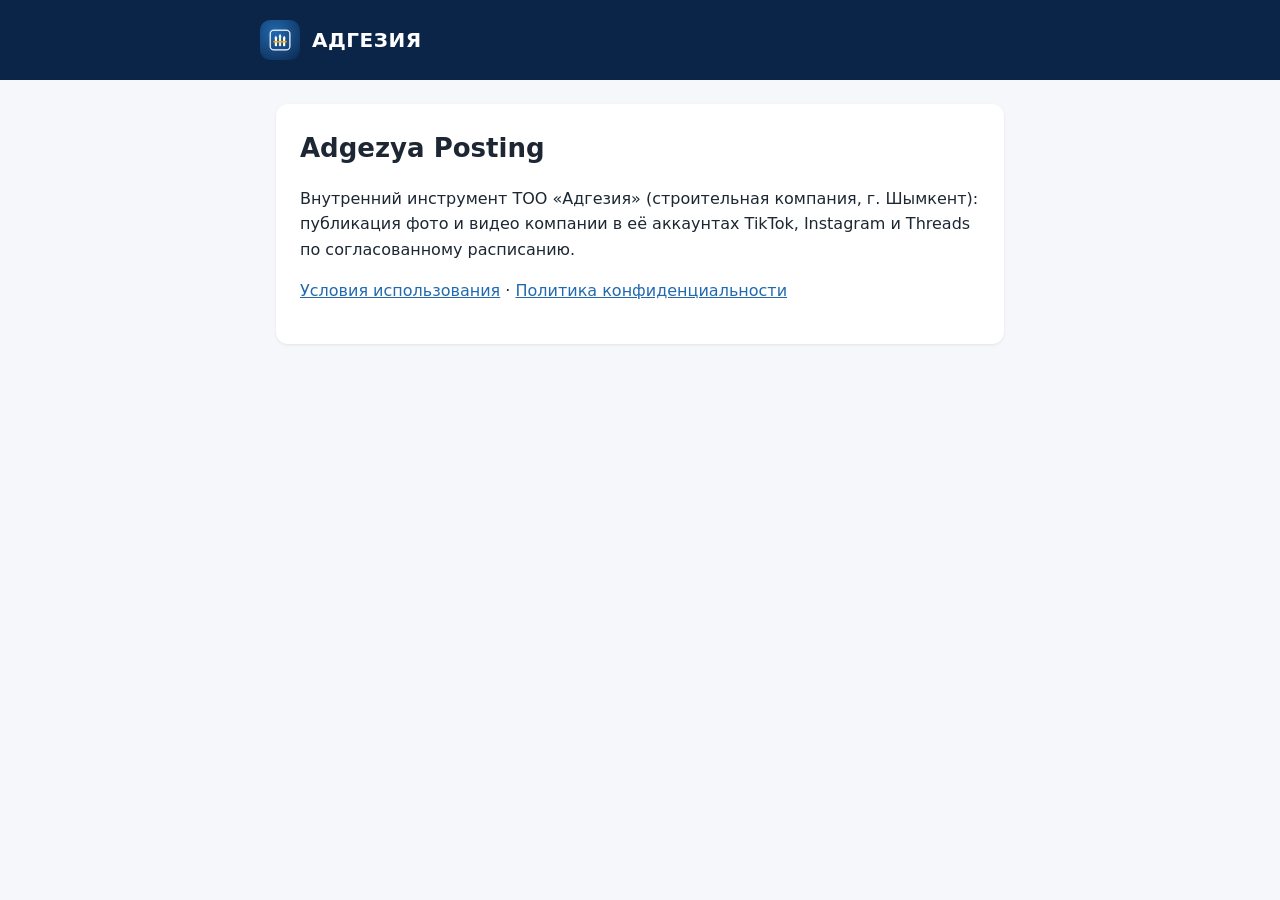
<file: site/index.html>
<!doctype html>
<html lang="ru"><head><meta charset="utf-8"><meta name="viewport" content="width=device-width,initial-scale=1">
<title>Adgezya Posting</title><link rel="stylesheet" href="style.css"></head>
<body>
<header><div class="wrap"><img src="app_icon.png" alt=""><b>АДГЕЗИЯ</b></div></header>
<main class="wrap"><div class="card">
<h1>Adgezya Posting</h1>
<p>Внутренний инструмент ТОО «Адгезия» (строительная компания, г. Шымкент): публикация фото и видео компании
в её аккаунтах TikTok, Instagram и Threads по согласованному расписанию.</p>
<p><a href="terms.html">Условия использования</a> · <a href="privacy.html">Политика конфиденциальности</a></p>
</div></main>
</body></html>
</file>
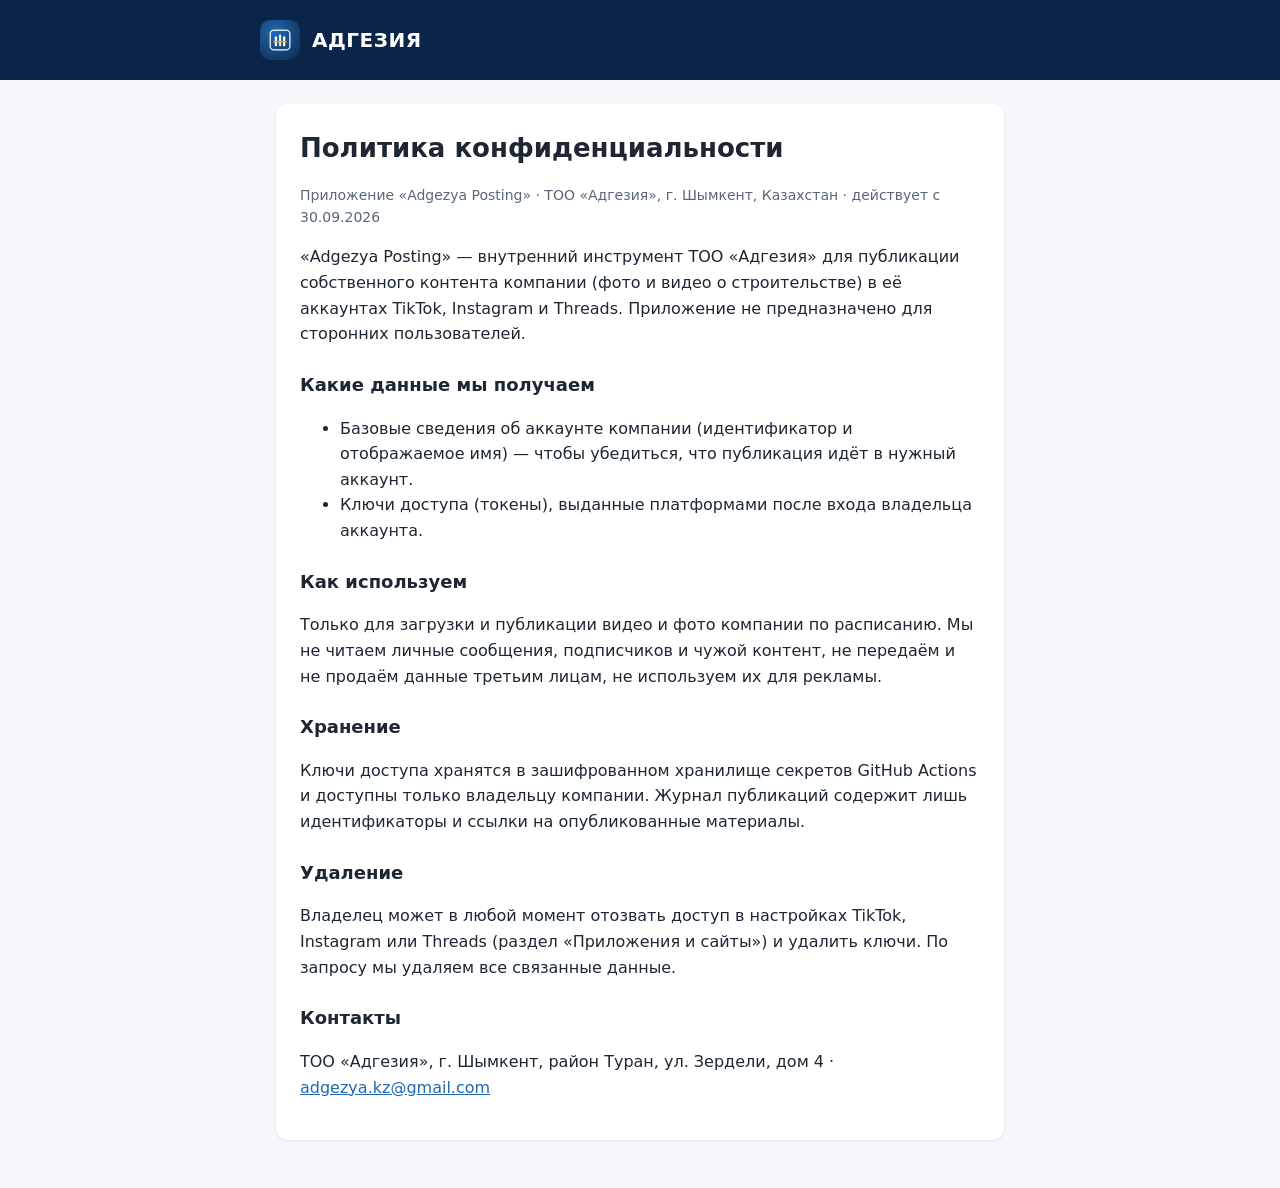
<file: site/privacy.html>
<!doctype html>
<html lang="ru"><head><meta charset="utf-8"><meta name="viewport" content="width=device-width,initial-scale=1">
<title>Политика конфиденциальности — Adgezya Posting</title><link rel="stylesheet" href="style.css"></head>
<body>
<header><div class="wrap"><img src="app_icon.png" alt=""><b>АДГЕЗИЯ</b></div></header>
<main class="wrap"><div class="card">
<h1>Политика конфиденциальности</h1>
<p class="muted">Приложение «Adgezya Posting» · ТОО «Адгезия», г. Шымкент, Казахстан · действует с 30.09.2026</p>

<p>«Adgezya Posting» — внутренний инструмент ТОО «Адгезия» для публикации собственного контента компании
(фото и видео о строительстве) в её аккаунтах TikTok, Instagram и Threads. Приложение не предназначено для сторонних пользователей.</p>

<h2>Какие данные мы получаем</h2>
<ul>
  <li>Базовые сведения об аккаунте компании (идентификатор и отображаемое имя) — чтобы убедиться, что публикация идёт в нужный аккаунт.</li>
  <li>Ключи доступа (токены), выданные платформами после входа владельца аккаунта.</li>
</ul>

<h2>Как используем</h2>
<p>Только для загрузки и публикации видео и фото компании по расписанию. Мы не читаем личные сообщения, подписчиков и чужой контент,
не передаём и не продаём данные третьим лицам, не используем их для рекламы.</p>

<h2>Хранение</h2>
<p>Ключи доступа хранятся в зашифрованном хранилище секретов GitHub Actions и доступны только владельцу компании.
Журнал публикаций содержит лишь идентификаторы и ссылки на опубликованные материалы.</p>

<h2>Удаление</h2>
<p>Владелец может в любой момент отозвать доступ в настройках TikTok, Instagram или Threads (раздел «Приложения и сайты»)
и удалить ключи. По запросу мы удаляем все связанные данные.</p>

<h2>Контакты</h2>
<p>ТОО «Адгезия», г. Шымкент, район Туран, ул. Зердели, дом 4 · <a href="mailto:adgezya.kz@gmail.com">adgezya.kz@gmail.com</a></p>
</div></main>
</body></html>
</file>
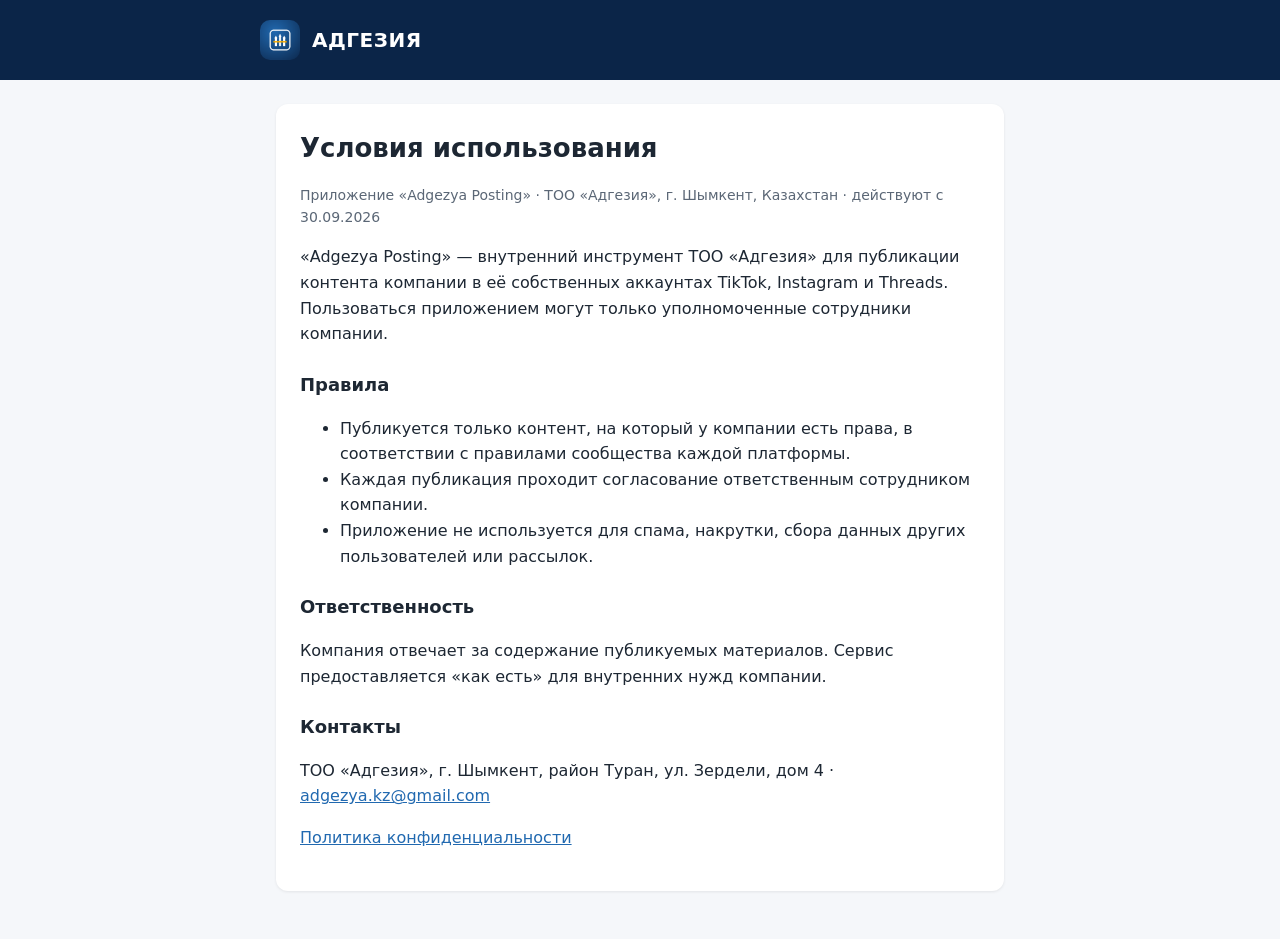
<file: site/terms.html>
<!doctype html>
<html lang="ru"><head><meta charset="utf-8"><meta name="viewport" content="width=device-width,initial-scale=1">
<title>Условия использования — Adgezya Posting</title><link rel="stylesheet" href="style.css"></head>
<body>
<header><div class="wrap"><img src="app_icon.png" alt=""><b>АДГЕЗИЯ</b></div></header>
<main class="wrap"><div class="card">
<h1>Условия использования</h1>
<p class="muted">Приложение «Adgezya Posting» · ТОО «Адгезия», г. Шымкент, Казахстан · действуют с 30.09.2026</p>

<p>«Adgezya Posting» — внутренний инструмент ТОО «Адгезия» для публикации контента компании в её собственных аккаунтах
TikTok, Instagram и Threads. Пользоваться приложением могут только уполномоченные сотрудники компании.</p>

<h2>Правила</h2>
<ul>
  <li>Публикуется только контент, на который у компании есть права, в соответствии с правилами сообщества каждой платформы.</li>
  <li>Каждая публикация проходит согласование ответственным сотрудником компании.</li>
  <li>Приложение не используется для спама, накрутки, сбора данных других пользователей или рассылок.</li>
</ul>

<h2>Ответственность</h2>
<p>Компания отвечает за содержание публикуемых материалов. Сервис предоставляется «как есть» для внутренних нужд компании.</p>

<h2>Контакты</h2>
<p>ТОО «Адгезия», г. Шымкент, район Туран, ул. Зердели, дом 4 · <a href="mailto:adgezya.kz@gmail.com">adgezya.kz@gmail.com</a></p>
<p><a href="privacy.html">Политика конфиденциальности</a></p>
</div></main>
</body></html>
</file>
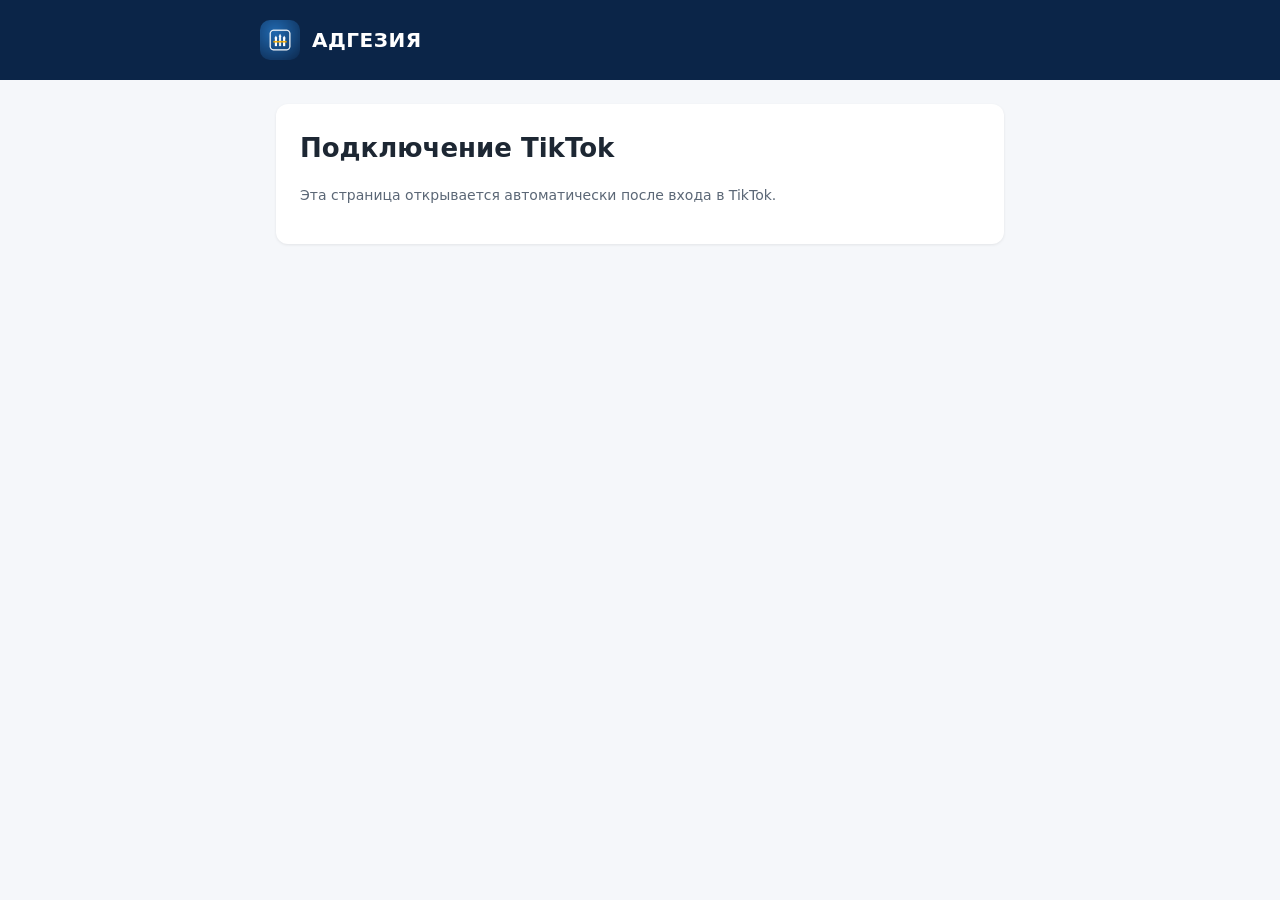
<file: site/tiktok-callback.html>
<!doctype html>
<html lang="ru"><head><meta charset="utf-8"><meta name="viewport" content="width=device-width,initial-scale=1">
<title>Подключение TikTok — Adgezya Posting</title><link rel="stylesheet" href="style.css"></head>
<body>
<header><div class="wrap"><img src="app_icon.png" alt=""><b>АДГЕЗИЯ</b></div></header>
<main class="wrap"><div class="card">
<h1 id="title">Подключение TikTok</h1>
<div id="ok" hidden>
  <p>TikTok разрешил доступ. Осталось передать этот одноразовый код публикатору:</p>
  <code class="box" id="code"></code>
  <p><button id="copy">Скопировать код</button> <span id="copied" class="muted" hidden>скопировано ✓</span></p>
  <ol>
    <li>Откройте <a id="run" target="_blank">Actions → «TikTok: подключение»</a>.</li>
    <li>Нажмите <b>Run workflow</b>, вставьте код в поле <b>code</b> и нажмите зелёную кнопку <b>Run workflow</b>.</li>
    <li>Код действует несколько минут и срабатывает один раз — если не успели, просто войдите в TikTok заново.</li>
  </ol>
</div>
<div id="err" hidden>
  <p>TikTok не выдал доступ: <b id="errtext"></b></p>
  <p class="muted">Попробуйте войти ещё раз по ссылке из инструкции.</p>
</div>
<div id="none" hidden><p class="muted">Эта страница открывается автоматически после входа в TikTok.</p></div>
</div></main>
<script>
  const q = new URLSearchParams(location.search);
  const code = q.get("code"), err = q.get("error_description") || q.get("error");
  document.getElementById("run").href = "https://github.com/kiray228/adgezya-publisher/actions/workflows/tiktok-connect.yml";
  if (code) {
    document.getElementById("ok").hidden = false;
    document.getElementById("code").textContent = code;
    document.getElementById("copy").onclick = async () => {
      try { await navigator.clipboard.writeText(code); document.getElementById("copied").hidden = false; } catch (e) {}
    };
  } else if (err) {
    document.getElementById("err").hidden = false;
    document.getElementById("errtext").textContent = err;
  } else {
    document.getElementById("none").hidden = false;
  }
</script>
</body></html>
</file>
<file: site/style.css>
:root { --navy: #0B2548; --blue: #2169B0; --amber: #F2A900; --ink: #1d2733; --bg: #f5f7fa; --card: #fff; --muted: #5b6776; }
@media (prefers-color-scheme: dark) {
  :root:not([data-theme="light"]) { --ink: #e8edf3; --bg: #0e1622; --card: #162131; --muted: #9aa8b8; }
}
* { box-sizing: border-box; }
body { margin: 0; background: var(--bg); color: var(--ink); font: 16px/1.6 "Segoe UI", system-ui, sans-serif; }
header { background: var(--navy); color: #fff; padding: 20px 16px; }
header .wrap { display: flex; align-items: center; gap: 12px; }
header img { width: 40px; height: 40px; border-radius: 10px; }
header b { font-size: 20px; letter-spacing: .5px; }
.wrap { max-width: 760px; margin: 0 auto; }
main { padding: 24px 16px 48px; }
.card { background: var(--card); border-radius: 12px; padding: 24px; box-shadow: 0 1px 3px rgba(0,0,0,.08); }
h1 { font-size: 26px; margin: 0 0 8px; }
h2 { font-size: 18px; margin: 24px 0 6px; }
p, li { color: var(--ink); }
.muted { color: var(--muted); font-size: 14px; }
a { color: var(--blue); }
code.box { display: block; padding: 14px; border-radius: 8px; background: var(--bg); border: 2px dashed var(--amber);
  font: 15px/1.4 Consolas, monospace; word-break: break-all; margin: 12px 0; }
button { background: var(--amber); color: var(--navy); border: 0; border-radius: 999px; padding: 10px 20px;
  font-weight: 700; font-size: 15px; cursor: pointer; }
</file>
